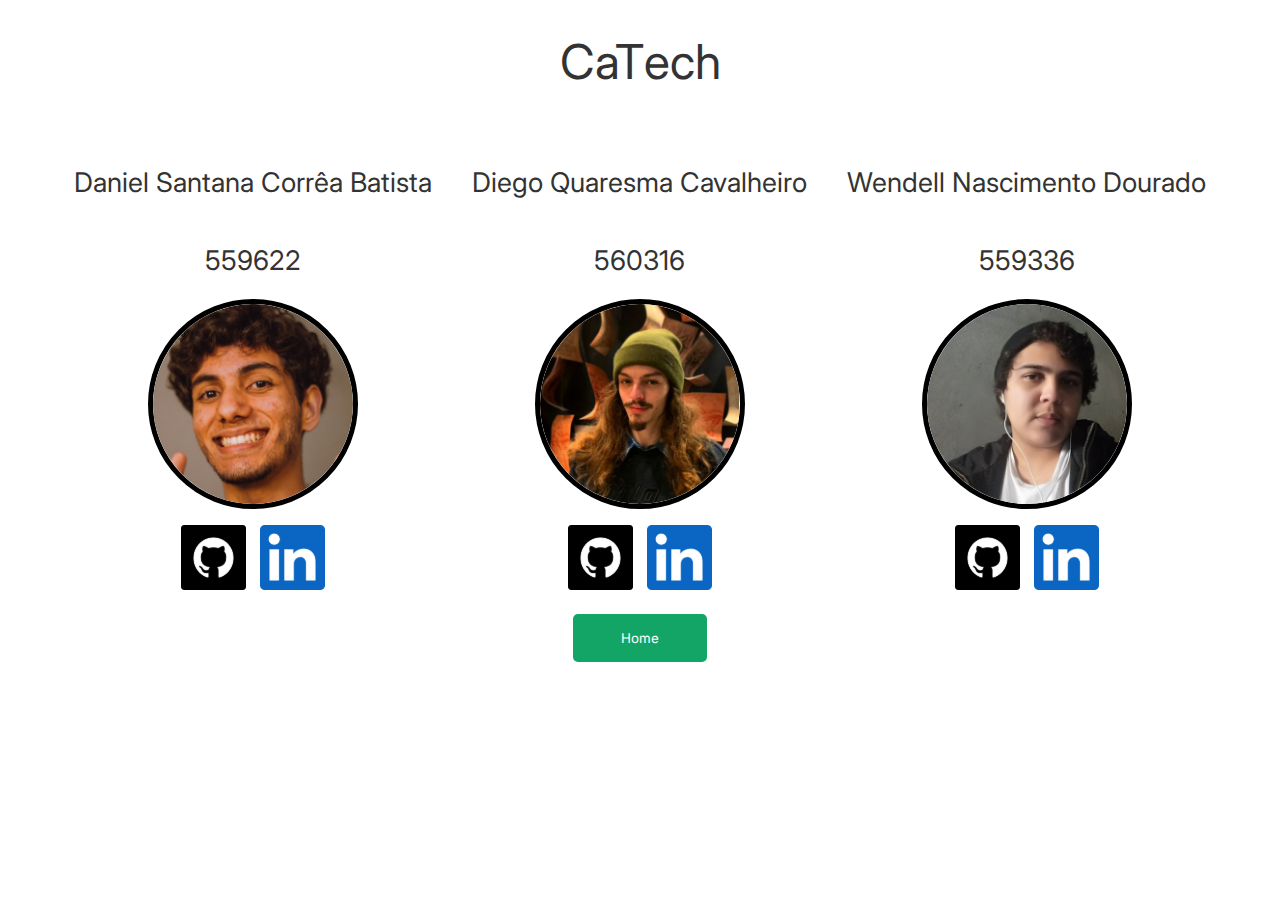
<file: index.html>
<!DOCTYPE html>
<html lang="pt">

<head>
    <meta charset="UTF-8" />
    <meta name="viewport" content="width=device-width, initial-scale=1.0" />
    <link href="https://fonts.googleapis.com/css?family=Inter" rel="stylesheet" />
    <link rel="stylesheet" type="text/css" href="./global/global.css" />
    <link rel="stylesheet" type="text/css" href="./styles.css" />
    <title>CaTech</title>
</head>

<body>
    <div class="title">
        <h1 id="red">CaT</h1>
        <h1>ech</h1>
    </div>

    <main>
        <div class="student">
            <div class="nameRM">
                <h2>Daniel Santana Corrêa Batista</h2>
                <h2>559622</h2>
            </div>
            <img src="./img/daniel.png" alt="Daniel Santana Corrêa Batista" />
            <div class="links">
                <a target="_blank" href="https://github.com/Dejota04">
                    <img alt="GitHub" src="./img/github.svg" />
                </a>
                <a target="_blank" href="https://www.linkedin.com/in/daniel-santana04">
                    <img alt="LinkedIn" src="./img/linkedin.svg" />
                </a>
            </div>
        </div>
        <div class="student">
            <div class="nameRM">
                <h2>Diego Quaresma Cavalheiro</h2>
                <h2>560316</h2>
            </div>
            <img src="./img/diego.png" alt="Diego Quaresma Cavalheiro" />
            <div class="links">
                <a target="_blank" href="https://github.com/DiegoQC0305">
                    <img src="./img/github.svg" alt="GitHub" />
                </a>
                <a target="_blank" href="https://www.linkedin.com/in/diegoqcavalheiro">
                    <img src="./img/linkedin.svg" alt="LinkedIn" />
                </a>
            </div>
        </div>
        <div class="student">
            <div class="nameRM">
                <h2>Wendell Nascimento Dourado</h2>
                <h2>559336</h2>
            </div>
            <img src="./img/wendell.png" alt="Wendell Nascimento Dourado" />
            <div class="links">
                <a target="_blank" href="https://github.com/wendellnd">
                    <img src="./img/github.svg" alt="GitHub" />
                </a>
                <a target="_blank" href="https://www.linkedin.com/in/wendell-nascimento-dourado-0760a3202/">
                    <img src="./img/linkedin.svg" alt="LinkedIn" />
                </a>
            </div>
        </div>
        </div>
    </main>

    <button onclick="home()">Home</button>
</body>
<script src="./scripts.js"></script>

</html>
</file>
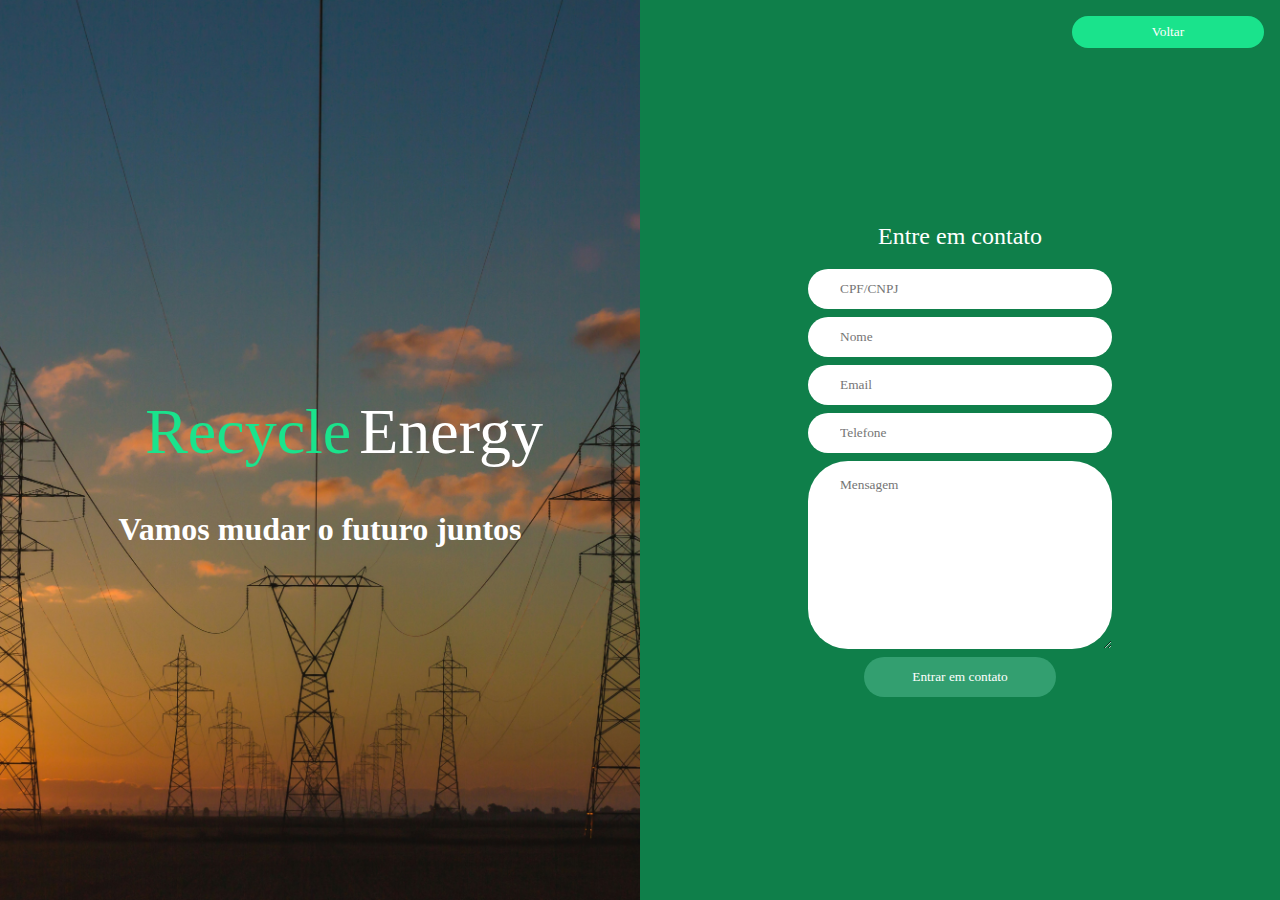
<file: hireForm/index.html>
<!DOCTYPE html>
<html lang="pt">
  <head>
    <meta charset="UTF-8" />
    <meta name="viewport" content="width=device-width, initial-scale=1.0" />
    <link
      href="https://fonts.googleapis.com/css?family=Montserrat"
      rel="stylesheet"
    />
    <link rel="stylesheet" type="text/css" href="../global/global.css" />
    <link rel="stylesheet" type="text/css" href="./styles.css" />
    <title>Recycle Energy</title>
  </head>

  <body>
    <div class="ilustration">
      <div id="headerTitle">
        <h1>Recycle</h1>
        <h1>Energy</h1>
      </div>
      Vamos mudar o futuro juntos
    </div>
    <form class="hireForm" method="dialog">
      <button id="back" onclick="backToHome()">Voltar</button>

      <div id="mediaTitle">
        <div id="headerTitle">
          <h1>Recycle</h1>
          <h1>Energy</h1>
        </div>
        Vamos mudar o futuro juntos
      </div>
      <h2>Entre em contato</h2>
      <input
        type="text"
        oninput="validateForm()"
        placeholder="CPF/CNPJ"
        maxlength="14"
      />
      <input type="text" oninput="validateForm()" placeholder="Nome" />
      <input type="email" oninput="validateForm()" placeholder="Email" />
      <input type="text" oninput="validateForm()" placeholder="Telefone" />
      <textarea placeholder="Mensagem" oninput="validateForm()"></textarea>
      <button id="submit" type="submit" onclick="hire()">
        Entrar em contato
      </button>
    </form>
  </body>
  <script src="./scripts.js"></script>
</html>
</file>
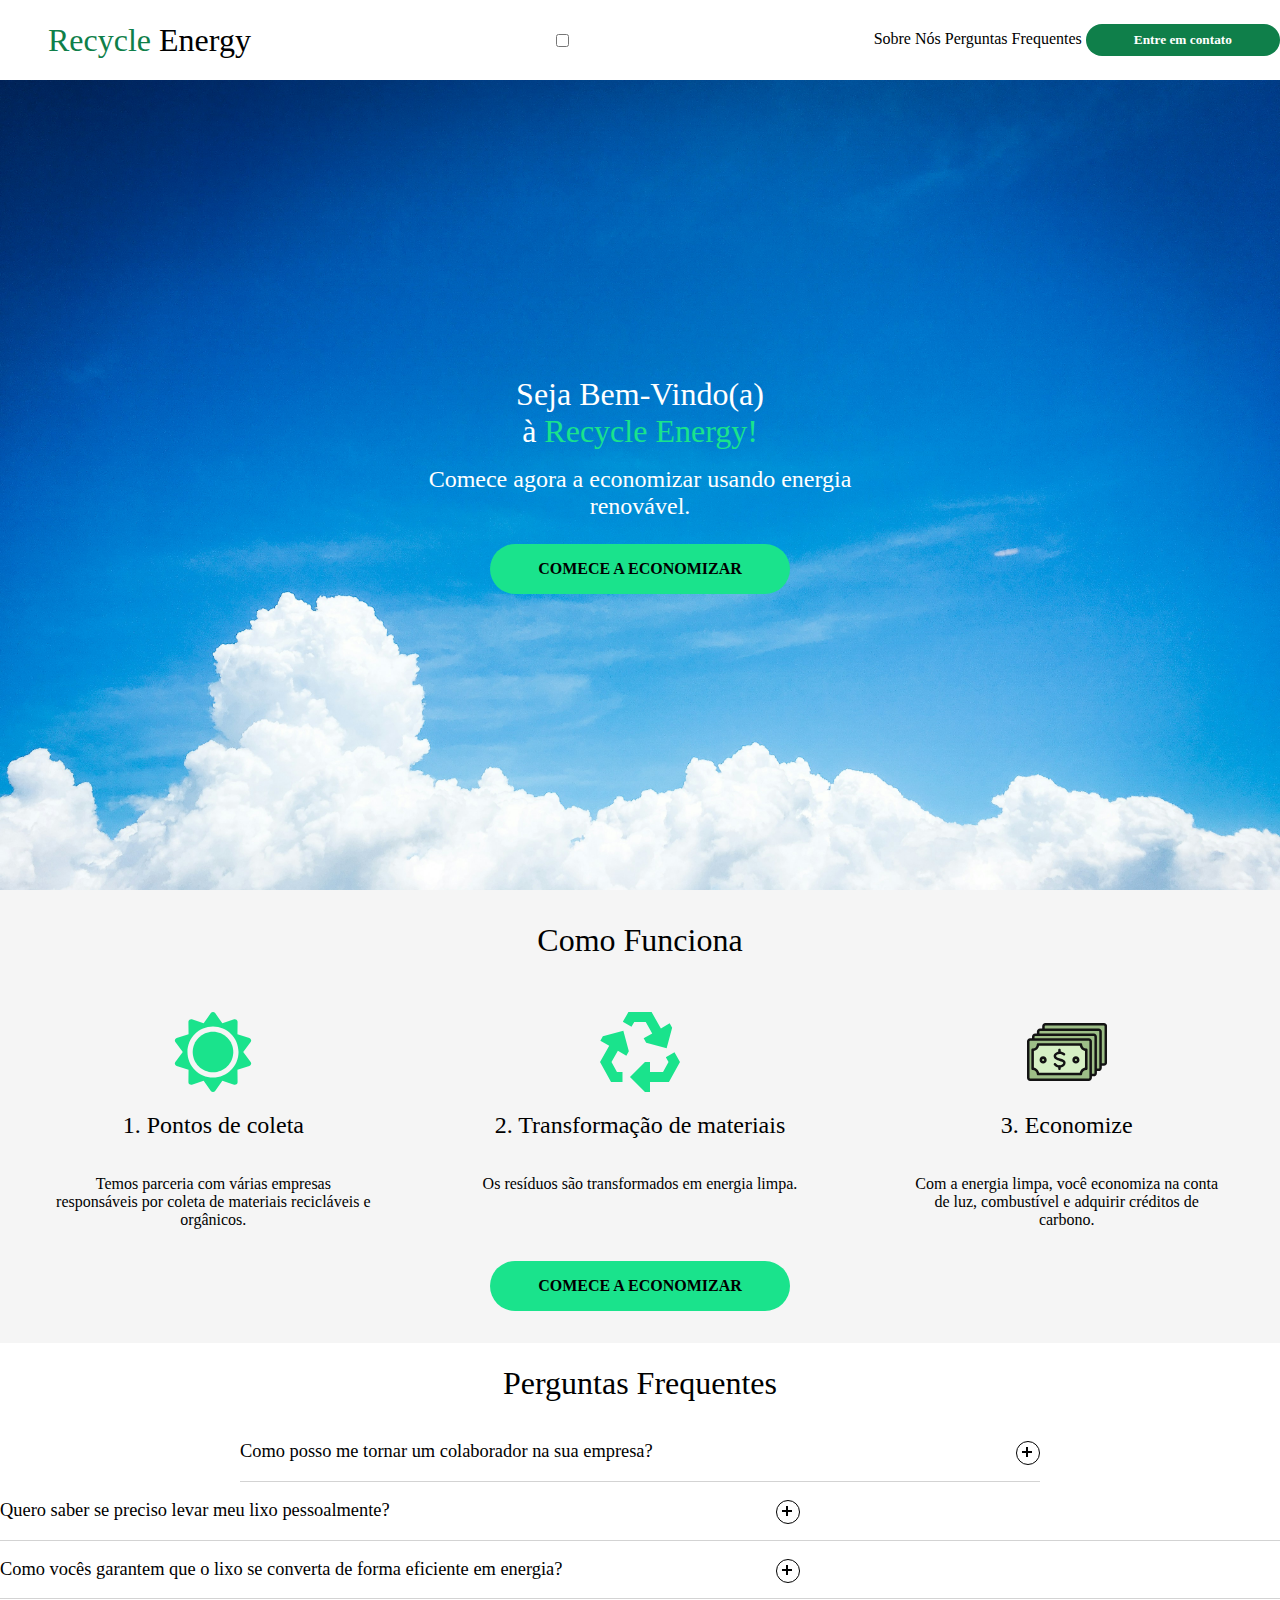
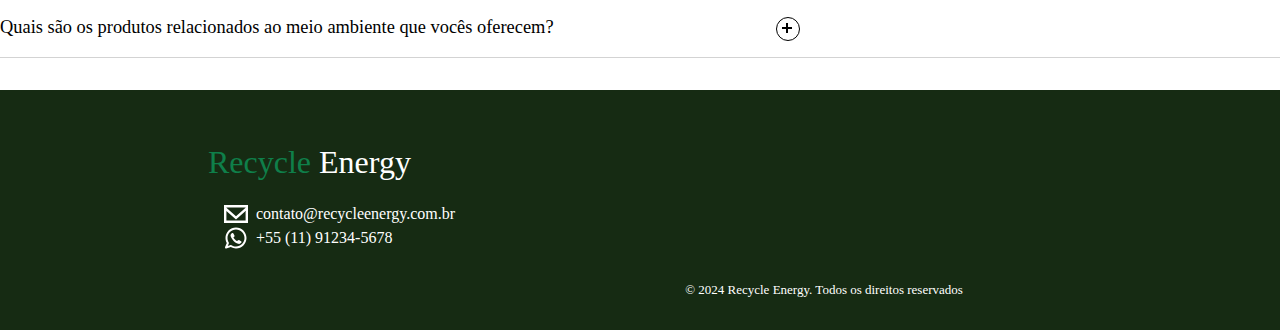
<file: home/index.html>
<!DOCTYPE html>
<html lang="pt">
  <head>
    <meta charset="UTF-8" />
    <meta name="viewport" content="width=device-width, initial-scale=1.0" />
    <link
      href="https://fonts.googleapis.com/css?family=Montserrat"
      rel="stylesheet"
    />
    <link rel="stylesheet" type="text/css" href="../global/global.css" />
    <link rel="stylesheet" type="text/css" href="./styles.css" />
    <title>Recycle Energy</title>
  </head>

  <body>
    <header>
      <div id="headerTitle">
        <h1>Recycle</h1>
        <h1>Energy</h1>
      </div>
    <div class="hamburger-menu"></div>
      <input type="checkbox" id="menu-toggle" />
      <label for="menu-toggle" class="menu-icon">
        <span class="navicon"></span>
      </label>
      <div class="menu">
        <a href="../index.html">Sobre Nós</a>
        <a onclick="document.getElementById('faq').scrollIntoView();">Perguntas Frequentes</a>
        <button class="headerButton" onclick="hire()">Entre em contato</button>
      </div>
    </div>
    </header>
    <main>
      <section class="welcome">
        <h1>
          Seja Bem-Vindo(a)<br />
          à <a id="recycleGreen">Recycle Energy!</a>
        </h1>
        <p>Comece agora a economizar usando energia renovável.</p>
        <button class="hireButton" onclick="hire()">COMECE A ECONOMIZAR</button>
      </section>
      <section class="howItWorksContainer">
        <h1>Como Funciona</h1>
        <div class="howItWorks">
          <div class="howItWorksItem">
            <img alt="Imagem ilustrativa do sol" src="../img/sun.svg" />
            <h2>1. Pontos de coleta</h2>
            <p>
              Temos parceria com várias empresas responsáveis por coleta de
              materiais recicláveis e orgânicos.
            </p>
          </div>

          <div class="howItWorksItem">
            <img alt="Imagem ilustrativa de reciclagem" src="../img/recycle.svg" />
            <h2>2. Transformação de materiais</h2>
            <p>Os resíduos são transformados em energia limpa.</p>
          </div>

          <div class="howItWorksItem">
            <img alt="Imagem ilustrativa de dinheiro" src="../img/money.svg" />
            <h2>3. Economize</h2>
            <p>
              Com a energia limpa, você economiza na conta de luz, combustível e
              adquirir créditos de carbono.
            </p>
          </div>
        </div>
        <button class="hireButton" onclick="hire()">COMECE A ECONOMIZAR</button>
      </section>
      <section id="faq" class="faq">
        <h1>Perguntas Frequentes</h1>

        <div class="accordion">
          <div class="accordion-item">
            <button id="accordion-button-1" aria-expanded="false">
              <span class="accordion-title">Como posso me tornar um colaborador na sua empresa?</span
              ><span class="icon" aria-hidden="true"></span>
            </button>
            <div class="accordion-content">
              <p>Você ou sua empresa pode se tornar um colaborador sendo:<br>
                - um ponto de coleta de lixo<br>
                - ser um coletor de lixo<br>
                - ser um patrocinador<br>
                
                Para se tornar um colaborador, basta digitar "Cadastro".</p>
            </div>
          </div>
        </div>

        <div class="accordion">
          <div class="accordion-item">
            <button id="accordion-button-1" aria-expanded="false">
              <span class="accordion-title">Quero saber se preciso levar meu lixo pessoalmente?</span
              ><span class="icon" aria-hidden="true"></span>
            </button>
            <div class="accordion-content">
              <p>O lixo é coletador por colaboradores que se tornam parte da equipe da Recycle Energy. Todo o lixo produzido por você ou sua empresa é coletado diariamente pelos coletores e levado pra Recycle Energy, onde convertemos o lixo em energia e redistribuímos para nossos colaboradores e clientes.</p>
            </div>
          </div>
        </div>

        <div class="accordion">
          <div class="accordion-item">
            <button id="accordion-button-1" aria-expanded="false">
              <span class="accordion-title">Como vocês garantem que o lixo se converta de forma eficiente em energia?</span
              ><span class="icon" aria-hidden="true"></span>
            </button>
            <div class="accordion-content">
              <p>Todos os resíduos possuem um material que pode se tornar energia elétrica (papel, borracha, lixo orgânico), combustível (plástico) ou economizar energia (metal e vidro).
                Cada produto exige uma técnica diferente. Para fazer essa conversão, usamos técnicas como digestão anaeróbica e pirólise. Usando de métodos limpos, geramos créditos de carbono que podem ser usados para compensar as emissões de gases de efeito estufa.</p>
            </div>
          </div>
        </div>

        <div class="accordion">
          <div class="accordion-item">
            <button id="accordion-button-1" aria-expanded="false">
              <span class="accordion-title">Quais são os produtos relacionados ao meio ambiente que vocês oferecem?</span
              ><span class="icon" aria-hidden="true"></span>
            </button>
            <div class="accordion-content">
              <p>A Recycle Energy é responsável pela produção de energia elétrica, combustível e créditos de carbono através da conversão feita com o lixo. Graças as nossas tecnologias avançadas, é possível gerar energia de forma limpa e renovável, reduzindo o volume de resíduos que vão parar em aterros.</p>
            </div>
          </div>
        </div>
      </section>
    </main>
    
    <footer>
      <div id="headerTitle">
        <h1>Recycle</h1>
        <h1>Energy</h1>
      </div>
      <section>
        <div class="contact">
          <img alt="Email" src="../img/email.svg" />
          <a>contato@recycleenergy.com.br</a>
        </div>
        <div class="contact">
          <img alt="Whatsapp" src="../img/whatsapp.svg" />
          <a>+55 (11) 91234-5678</a>
        </div>
        <div id="copy">
          &copy; 2024 Recycle Energy. Todos os direitos reservados
        </div>
      </section>
    </footer>
  </body>
  <script src="./scripts.js"></script>
  <script>
    window.watsonAssistantChatOptions = {
      integrationID: "bce2c3ee-40cc-4bfa-be8f-d0fde4ab4fa8", // The ID of this integration.
      region: "us-south", // The region your integration is hosted in.
      serviceInstanceID: "1d2c3551-2bc9-4edf-a1f6-8b3917f0340a", // The ID of your service instance.
      onLoad: async (instance) => { await instance.render(); }
    };
    setTimeout(function(){
      const t=document.createElement('script');
      t.src="https://web-chat.global.assistant.watson.appdomain.cloud/versions/" + (window.watsonAssistantChatOptions.clientVersion || 'latest') + "/WatsonAssistantChatEntry.js";
      document.head.appendChild(t);
    });
  </script>
  </script>
</html>
</file>
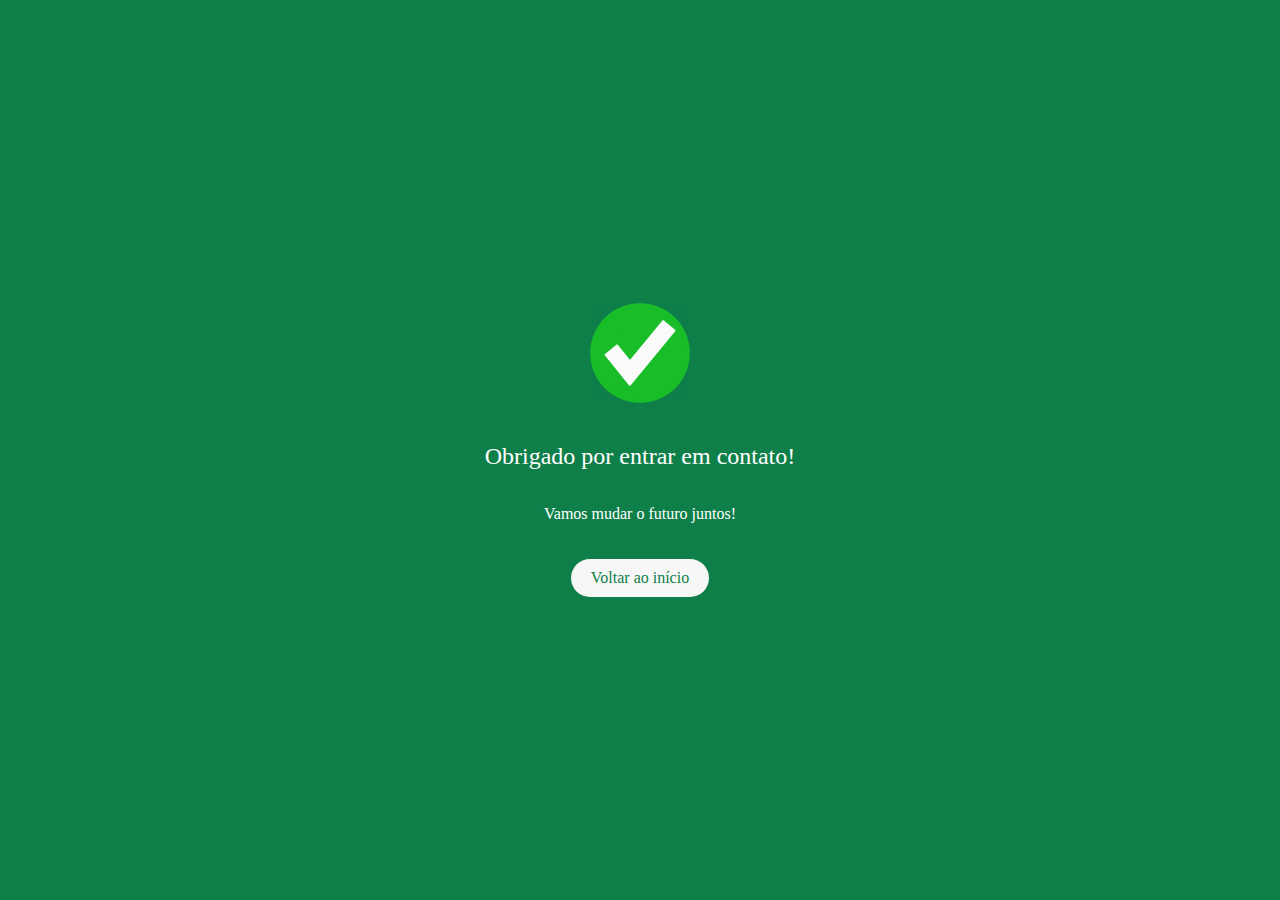
<file: success/index.html>
<!DOCTYPE html>
<html lang="pt">

<head>
  <meta charset="UTF-8" />
  <meta name="viewport" content="width=device-width, initial-scale=1.0" />
  <link href="https://fonts.googleapis.com/css?family=Montserrat" rel="stylesheet" />
  <link rel="stylesheet" type="text/css" href="../global/global.css" />
  <link rel="stylesheet" type="text/css" href="./styles.css" />
  <title>Recycle Energy</title>
</head>

<body>
  <img src="../img/ok.png" />
  <h2>Obrigado por entrar em contato!</h2>
  <p>Vamos mudar o futuro juntos!</p>
  <button onclick="backToHome()">Voltar ao início</button>
</body>
<script src="./scripts.js"></script>

</html>
</file>
<file: global/global.css>
body {
    margin: 0;
  }
  
* {
  font-family: "Inter";
    font-weight: normal;
  }
  
  .shadow {
    box-shadow: 0 4px 4px rgba(0, 0, 0, 0.25);
  }
  
  footer {
    background-color: #616161;
    color: white;
    text-align: center;
    padding: 20px 0;
    width: 100%;
  }
  
  footer p {
    font-weight: bold;
    margin: 0;
    font-size: 18px;
  }
</file>
<file: styles.css>
body {
  background-color: white;
}

.title {
  font-size: 24px;
  font-weight: bolder;
  color: #333;
  display: flex;
  align-items: center;
  justify-content: center;
}

#green {
  margin-right: 1rem;
  color: #0f7f4a;
}

main {
  display: flex;
  align-items: center;
  justify-content: center;
}

.student {
  display: flex;
  align-items: center;
  justify-content: center;
  flex-direction: column;
  margin: 10px;
  padding: 10px;
  border-radius: 5px;
}

.student > img {
  width: 200px;
  height: 200px;
  border: 5px solid black;
  border-radius: 50%;
}

.nameRM {
  font-size: 18px;
  font-weight: bolder;
  color: #333;
  display: flex;
  justify-content: center;
  align-items: center;
  flex-direction: column;
}

.links {
  margin-top: 1rem;
  width: 9rem;
  display: flex;
  justify-content: space-between;
  align-items: center;
}

button {
  padding: 1rem 3rem;
  border: none;
  border-radius: 5px;
  background-color: #12a566;
  color: white;
  cursor: pointer;
  margin: 0 auto;
  display: block;
}

footer {
  position: fixed;
  bottom: 0;
  width: 100%;
}
</file>
<file: hireForm/styles.css>
body,
html {
  display: flex;
  height: 100vh;
  margin: 0;
  padding: 0;
  width: 100%;
}

.ilustration {
  background-image: url("../img/energy.jpg");
  background-position: center;
  background-size: cover;
  width: 50%;
  height: 100vh;

  color: white;
  font-size: xx-large;
  font-weight: bolder;
  display: flex;
  justify-content: center;
  align-items: center;
  flex-direction: column;
}

#headerTitle {
  margin-left: 3rem;
  display: flex;
}

#headerTitle h1:first-child {
  color: #1ae38c;
  margin-right: 0.5rem;
}

#mediaTitle {
  display: none;
}

.hireForm {
  color: white;
  display: flex;
  flex-direction: column;
  align-items: center;
  justify-content: center;
  background-color: #0f7f4a;
  width: 50%;
}

.hireForm input[type="text"],
textarea,
input[type="email"] {
  border: none;
  border-radius: 40px;
  padding-top: 0.75rem;
  padding-bottom: 0.75rem;
  padding-right: 2rem;
  padding-left: 2rem;
  width: 15rem;
  margin-bottom: 0.5rem;
}

.invalidField {
  border: 2px solid red !important;
}

.hireForm textarea {
  height: 10rem;
  padding-top: 1rem;
}

.hireForm button {
  border: none;
  border-radius: 40px;
  background-color: #1ae38c;
  color: white;
  cursor: pointer;
  width: 12rem;
  padding-top: 0.75rem;
  padding-bottom: 0.75rem;
  transition: background-color 0.3s;
}

.hireForm button:hover {
  background-color: #162b13;
  color: #1ae38c;
}

.hireForm button:disabled {
  background-color: #339f70;
  color: white;
  cursor: not-allowed;
}

.personType {
  display: flex;
  align-items: center;
  justify-content: center;
  flex-direction: column;
}
.personType label:first-child {
  font-weight: bold;
}

#message {
  height: 10rem;
}

#back {
  background-color: #1ae38c;
  position: absolute;
  top: 1rem;
  right: 1rem;
  border: none;
  padding: 0.5rem;
  cursor: pointer;
  transition: background-color 0.3s;
}

@media (max-width: 1200px) {
  .ilustration {
    display: none;
  }

  .hireForm {
    display: flex;
    align-items: center;
    justify-content: center;
    width: 100%;
  }

  #mediaTitle {
    display: flex;
    flex-direction: column;
    align-items: center;
    justify-content: center;
    font-size: 1rem;
    margin-bottom: 1rem;
  }

  #headerTitle {
    margin-left: 0;
  }
}
</file>
<file: home/styles.css>
header {
  display: flex;
  align-items: center;
  justify-content: space-between;
  width: 100%;
  position: fixed;
  top: 0;
  height: 5rem;
  background-color: white;
}

#headerTitle {
  margin-left: 3rem;
  display: flex;
}

#headerTitle h1:first-child {
  color: #0f7f4a;
  margin-right: 0.5rem;
}

a {
  all: unset;
}

.headerLinks {
  margin-right: 3rem;
}

.headerLinks a {
  cursor: pointer;
  margin-left: 1rem;
  margin-right: 1rem;
}

.headerLinks a:hover {
  color: #0f7f4a;
}

.headerButton {
  cursor: pointer;
  border: none;
  border-radius: 40px;
  font-weight: bold;
  background-color: #0f7f4a;
  color: white;
  padding-right: 3rem;
  padding-left: 3rem;
  padding-top: 0.5rem;
  padding-bottom: 0.5rem;
}

main {
  margin-top: 5rem;
}

.welcome {
  background-image: url("../img/sky.jpg");
  background-position: top;
  background-size: cover;
  height: 90vh;
  color: white;
  display: flex;
  justify-content: center;
  align-items: center;
  flex-direction: column;
}

.welcome h1 {
  text-align: center;
  font-size: xx-large;
  margin-bottom: 1rem;
  margin-top: 0;
}
#recycleGreen {
  color: #1ae38c;
}

.welcome p {
  font-size: x-large;
  margin-top: 0;
  width: 30rem;
  text-align: center;
}

.hireButton {
  cursor: pointer;
  border: none;
  border-radius: 40px;
  font-weight: bold;
  padding-right: 3rem;
  padding-left: 3rem;
  padding-top: 1rem;
  padding-bottom: 1rem;
  background-color: #1ae38c;
  font-size: medium;
}

.hireButton:hover {
  background-color: #162b13;
  color: #1ae38c;
}

.howItWorksContainer {
  background-color: #f5f5f5;
  padding-top: 2rem;
  padding-bottom: 2rem;
  flex-direction: column;
  display: flex;
  align-items: center;
  justify-content: center;
}

.howItWorksContainer h1 {
  text-align: center;
  margin-top: 0;
}

.howItWorks {
  display: flex;
  justify-content: space-around;
  width: 100%;
  margin-bottom: 1rem;
}

.howItWorksItem {
  display: flex;
  flex-direction: column;
  align-items: center;
  margin-top: 2rem;
  width: 20rem;
  text-align: center;
}

.howItWorksItem h2 {
  font-size: x-large;
}

.howItWorksItem img {
  width: 5rem;
}

.faq {
  display: flex;
  flex-direction: column;
  align-items: center;
  justify-content: center;
  margin-bottom: 2rem;
}

.accordion {
  .accordion-item {
    border-bottom: 1px solid lightgray;
    button[aria-expanded="true"] {
      border-bottom: 1px solid #0f7f4a;
    }
  }
  button {
    position: relative;
    display: block;
    text-align: left;
    width: 50rem;
    padding: 1em 0;
    color: black;
    font-size: 1.15rem;
    font-weight: 400;
    border: none;
    background: none;
    outline: none;
    &:hover,
    &:focus {
      cursor: pointer;
      color: #0f7f4a;
      &::after {
        cursor: pointer;
        color: #0f7f4a;
        border: 1px solid #0f7f4a;
      }
    }
    .accordion-title {
      padding: 1em 1.5em 1em 0;
    }
    .icon {
      display: inline-block;
      position: absolute;
      top: 18px;
      right: 0;
      width: 22px;
      height: 22px;
      border: 1px solid;
      border-radius: 22px;
      &::before {
        display: block;
        position: absolute;
        content: "";
        top: 9px;
        left: 5px;
        width: 10px;
        height: 2px;
        background: currentColor;
      }
      &::after {
        display: block;
        position: absolute;
        content: "";
        top: 5px;
        left: 9px;
        width: 2px;
        height: 10px;
        background: currentColor;
      }
    }
  }
  button[aria-expanded="true"] {
    color: #0f7f4a;
    .icon {
      &::after {
        width: 0;
      }
    }
    + .accordion-content {
      opacity: 1;
      max-height: 9em;
      transition: all 200ms linear;
      will-change: opacity, max-height;
    }
  }
  .accordion-content {
    opacity: 0;
    max-height: 0;
    overflow: hidden;
    transition: opacity 200ms linear, max-height 200ms linear;
    will-change: opacity, max-height;
    p {
      font-size: 1rem;
      font-weight: 300;
      margin: 2em 0;
    }
  }
}

footer {
  color: white;
  background-color: #162b13;
  padding: 10rem;
  padding-top: 2rem;
  padding-bottom: 2rem;
}

.contact {
  display: flex;
  align-items: center;
  width: 20rem;
  margin-left: 4rem;
}
.contact img {
  width: 1.5rem;
  margin-right: 0.5rem;
}

#copy {
  margin-top: 2rem;
  margin-left: 3rem;
  font-size: small;
}
</file>
<file: success/styles.css>
html,body {
    display: flex;
    align-items: center;
    justify-content: center;
    flex-direction: column;
    background-color: #0f7f4a;
    height: 100vh;
    color: white;
}

button {
    background-color: #f7f7f7;
    color: #0f7f4a;
    padding: 10px 20px;
    border: none;
    border-radius: 40px;
    cursor: pointer;
    font-size: 16px;
    margin-top: 20px;
}

body img {
    width: 100px;
    height: 100px;
    margin-bottom: 20px;
}
</file>
